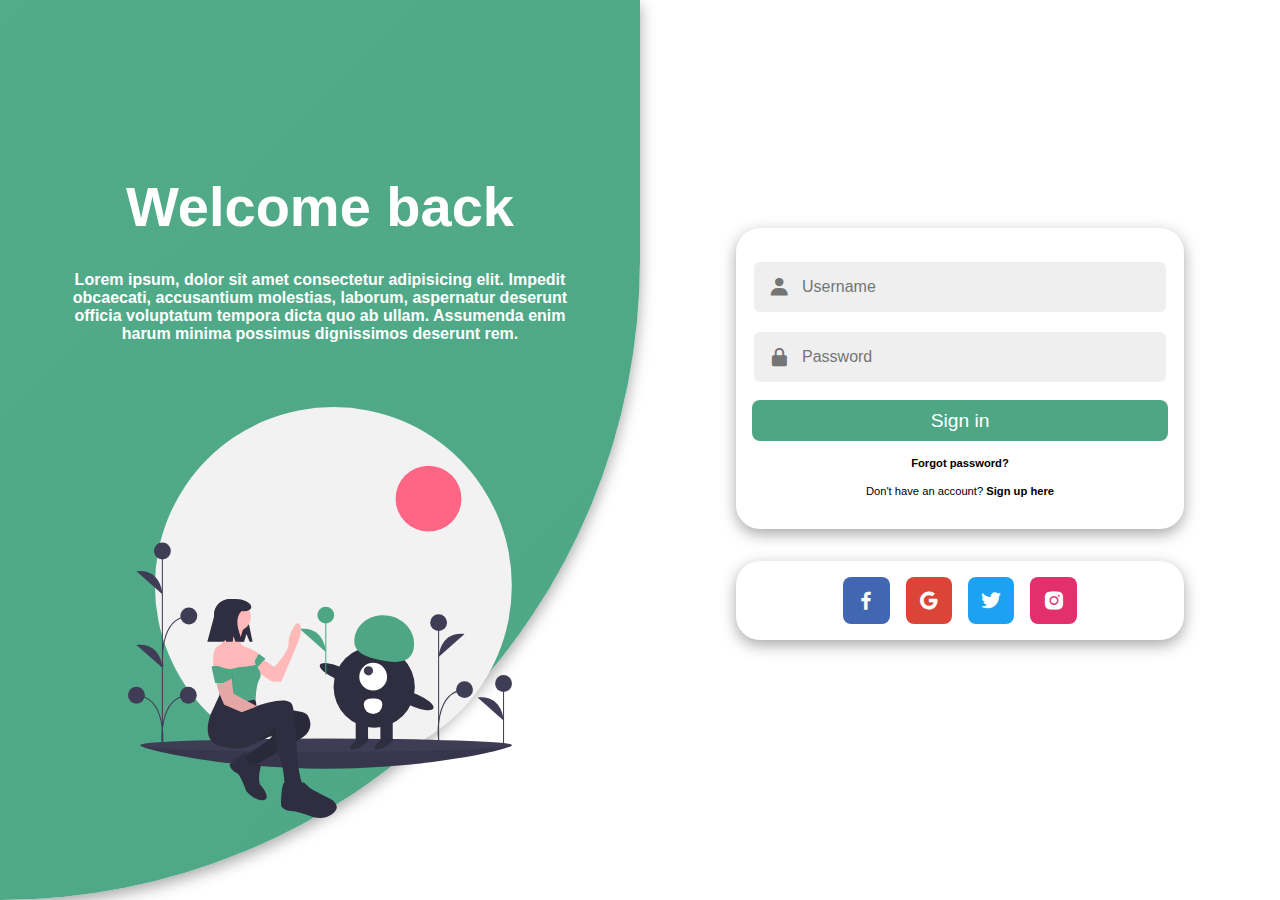
<file: Login_Form/index.html>
<!DOCTYPE html>
<html lang="en">

<head>
	<meta charset="UTF-8">
	<meta name="viewport" content="width=device-width, initial-scale=1.0">
	<link href='https://unpkg.com/boxicons@2.0.7/css/boxicons.min.css' rel='stylesheet'>
	<link rel="stylesheet" href="style.css">
	<title>
		Animated login signup
	</title>
</head>

<body>
	<div id="container" class="container">
		<!-- FORM SECTION -->
		<div class="row">
			<!-- SIGN UP -->
			<div class="col align-items-center flex-col sign-up">
				<div class="form-wrapper align-items-center">
					<div class="form sign-up">
						<div class="input-group">
							<i class='bx bxs-user'></i>
							<input type="text" placeholder="Username">
						</div>
						<div class="input-group">
							<i class='bx bx-mail-send'></i>
							<input type="email" placeholder="Email">
						</div>
						<div class="input-group">
							<i class='bx bxs-lock-alt'></i>
							<input type="password" placeholder="Password">
						</div>
						<div class="input-group">
							<i class='bx bxs-lock-alt'></i>
							<input type="password" placeholder="Confirm password">
						</div>
						<button>
							Sign up
						</button>
						<p>
							<span>
								Already have an account?
							</span>
							<b onclick="toggle()" class="pointer">
								Sign in here
							</b>
						</p>
					</div>
				</div>
				<div class="form-wrapper">
					<div class="social-list align-items-center sign-up">
						<div class="align-items-center facebook-bg">
							<i class='bx bxl-facebook'></i>
						</div>
						<div class="align-items-center google-bg">
							<i class='bx bxl-google'></i>
						</div>
						<div class="align-items-center twitter-bg">
							<i class='bx bxl-twitter'></i>
						</div>
						<div class="align-items-center insta-bg">
							<i class='bx bxl-instagram-alt'></i>
						</div>
					</div>
				</div>
			</div>
			<!-- END SIGN UP -->
			<!-- SIGN IN -->
			<div class="col align-items-center flex-col sign-in">
				<div class="form-wrapper align-items-center">
					<div class="form sign-in">
						<div class="input-group">
							<i class='bx bxs-user'></i>
							<input type="text" placeholder="Username">
						</div>
						<div class="input-group">
							<i class='bx bxs-lock-alt'></i>
							<input type="password" placeholder="Password">
						</div>
						<button>
							Sign in
						</button>
						<p>
							<b>
								Forgot password?
							</b>
						</p>
						<p>
							<span>
								Don't have an account?
							</span>
							<b onclick="toggle()" class="pointer">
								Sign up here
							</b>
						</p>
					</div>
				</div>
				<div class="form-wrapper">
					<div class="social-list align-items-center sign-in">
						<div class="align-items-center facebook-bg">
							<i class='bx bxl-facebook'></i>
						</div>
						<div class="align-items-center google-bg">
							<i class='bx bxl-google'></i>
						</div>
						<div class="align-items-center twitter-bg">
							<i class='bx bxl-twitter'></i>
						</div>
						<div class="align-items-center insta-bg">
							<i class='bx bxl-instagram-alt'></i>
						</div>
					</div>
				</div>
			</div>
			<!-- END SIGN IN -->
		</div>
		<!-- END FORM SECTION -->
		<!-- CONTENT SECTION -->
		<div class="row content-row">
			<!-- SIGN IN CONTENT -->
			<div class="col align-items-center flex-col">
				<div class="text sign-in">
					<h2>
						Welcome back
					</h2>
					<p>
						Lorem ipsum, dolor sit amet consectetur adipisicing elit. Impedit obcaecati, accusantium
						molestias, laborum, aspernatur deserunt officia voluptatum tempora dicta quo ab ullam. Assumenda
						enim harum minima possimus dignissimos deserunt rem.
					</p>
				</div>
				<div class="img sign-in">
					<img src="assets/undraw_different_love_a3rg.svg" alt="welcome">
				</div>
			</div>
			<!-- END SIGN IN CONTENT -->
			<!-- SIGN UP CONTENT -->
			<div class="col align-items-center flex-col">
				<div class="img sign-up">
					<img src="assets/undraw_creative_team_r90h.svg" alt="welcome">
				</div>
				<div class="text sign-up">
					<h2>
						Join with us
					</h2>
					<p>
						Lorem ipsum, dolor sit amet consectetur adipisicing elit. Impedit obcaecati, accusantium
						molestias, laborum, aspernatur deserunt officia voluptatum tempora dicta quo ab ullam. Assumenda
						enim harum minima possimus dignissimos deserunt rem.
					</p>
				</div>
			</div>
			<!-- END SIGN UP CONTENT -->
		</div>
		<!-- END CONTENT SECTION -->
	</div>

	<script src="index.js"></script>
</body>

</html>
</file>
<file: Login_Form/style.css>
:root {
    --primary-color: #4EA685;
    --secondary-color: #57B894;
    --black: #000000;
    --white: #ffffff;
    --gray: #efefef;
    --gray-2: #757575;

    --facebook-color: #4267B2;
    --google-color: #DB4437;
    --twitter-color: #1DA1F2;
    --insta-color: #E1306C;
}

@import url('https://fonts.googleapis.com/css2?family=Poppins:wght@200;300;400;500;600&display=swap');

* {
    font-family: 'Poppins', sans-serif;
    margin: 0;
    padding: 0;
    box-sizing: border-box;
}

html,
body {
    height: 100vh;
    overflow: hidden;
}

.container {
    position: relative;
    min-height: 100vh;
    overflow: hidden;
}

.row {
    display: flex;
    flex-wrap: wrap;
    height: 100vh;
}

.col {
    width: 50%;
}

.align-items-center {
    display: flex;
    align-items: center;
    justify-content: center;
    text-align: center;
}

.form-wrapper {
    width: 100%;
    max-width: 28rem;
}

.form {
    padding: 1rem;
    background-color: var(--white);
    border-radius: 1.5rem;
    width: 100%;
    box-shadow: rgba(0, 0, 0, 0.35) 0px 5px 15px;
    transform: scale(0);
    transition: .5s ease-in-out;
    transition-delay: 1s;
}

.input-group {
    position: relative;
    width: 100%;
    margin: 1rem 0;
}

.input-group i {
    position: absolute;
    top: 50%;
    left: 1rem;
    transform: translateY(-50%);
    font-size: 1.4rem;
    color: var(--gray-2);
}

.input-group input {
    width: 100%;
    padding: 1rem 3rem;
    font-size: 1rem;
    background-color: var(--gray);
    border-radius: .5rem;
    border: 0.125rem solid var(--white);
    outline: none;
}

.input-group input:focus {
    border: 0.125rem solid var(--primary-color);
}

.form button {
    cursor: pointer;
    width: 100%;
    padding: .6rem 0;
    border-radius: .5rem;
    border: none;
    background-color: var(--primary-color);
    color: var(--white);
    font-size: 1.2rem;
    outline: none;
}

.form p {
    margin: 1rem 0;
    font-size: .7rem;
}

.flex-col {
    flex-direction: column;
}

.social-list {
    margin: 2rem 0;
    padding: 1rem;
    border-radius: 1.5rem;
    width: 100%;
    box-shadow: rgba(0, 0, 0, 0.35) 0px 5px 15px;
    transform: scale(0);
    transition: .5s ease-in-out;
    transition-delay: 1.2s;
}

.social-list>div {
    color: var(--white);
    margin: 0 .5rem;
    padding: .7rem;
    cursor: pointer;
    border-radius: .5rem;
    cursor: pointer;
    transform: scale(0);
    transition: .5s ease-in-out;
}

.social-list>div:nth-child(1) {
    transition-delay: 1.4s;
}

.social-list>div:nth-child(2) {
    transition-delay: 1.6s;
}

.social-list>div:nth-child(3) {
    transition-delay: 1.8s;
}

.social-list>div:nth-child(4) {
    transition-delay: 2s;
}

.social-list>div>i {
    font-size: 1.5rem;
    transition: .4s ease-in-out;
}

.social-list>div:hover i {
    transform: scale(1.5);
}

.facebook-bg {
    background-color: var(--facebook-color);
}

.google-bg {
    background-color: var(--google-color);
}

.twitter-bg {
    background-color: var(--twitter-color);
}

.insta-bg {
    background-color: var(--insta-color);
}

.pointer {
    cursor: pointer;
}

.container.sign-in .form.sign-in,
.container.sign-in .social-list.sign-in,
.container.sign-in .social-list.sign-in>div,
.container.sign-up .form.sign-up,
.container.sign-up .social-list.sign-up,
.container.sign-up .social-list.sign-up>div {
    transform: scale(1);
}

.content-row {
    position: absolute;
    top: 0;
    left: 0;
    pointer-events: none;
    z-index: 6;
    width: 100%;
}

.text {
    margin: 4rem;
    color: var(--white);
}

.text h2 {
    font-size: 3.5rem;
    font-weight: 800;
    margin: 2rem 0;
    transition: 1s ease-in-out;
}

.text p {
    font-weight: 600;
    transition: 1s ease-in-out;
    transition-delay: .2s;
}

.img img {
    width: 30vw;
    transition: 1s ease-in-out;
    transition-delay: .4s;
}

.text.sign-in h2,
.text.sign-in p,
.img.sign-in img {
    transform: translateX(-250%);
}

.text.sign-up h2,
.text.sign-up p,
.img.sign-up img {
    transform: translateX(250%);
}

.container.sign-in .text.sign-in h2,
.container.sign-in .text.sign-in p,
.container.sign-in .img.sign-in img,
.container.sign-up .text.sign-up h2,
.container.sign-up .text.sign-up p,
.container.sign-up .img.sign-up img {
    transform: translateX(0);
}

/* BACKGROUND */

.container::before {
    content: "";
    position: absolute;
    top: 0;
    right: 0;
    height: 100vh;
    width: 300vw;
    transform: translate(35%, 0);
    background-image: linear-gradient(-45deg, var(--primary-color) 0%, var(--secondary-color) 100%);
    transition: 1s ease-in-out;
    z-index: 6;
    box-shadow: rgba(0, 0, 0, 0.35) 0px 5px 15px;
    border-bottom-right-radius: max(50vw, 50vh);
    border-top-left-radius: max(50vw, 50vh);
}

.container.sign-in::before {
    transform: translate(0, 0);
    right: 50%;
}

.container.sign-up::before {
    transform: translate(100%, 0);
    right: 50%;
}

/* RESPONSIVE */

@media only screen and (max-width: 425px) {

    .container::before,
    .container.sign-in::before,
    .container.sign-up::before {
        height: 100vh;
        border-bottom-right-radius: 0;
        border-top-left-radius: 0;
        z-index: 0;
        transform: none;
        right: 0;
    }

    /* .container.sign-in .col.sign-up {
        transform: translateY(100%);
    } */

    .container.sign-in .col.sign-in,
    .container.sign-up .col.sign-up {
        transform: translateY(0);
    }

    .content-row {
        align-items: flex-start !important;
    }

    .content-row .col {
        transform: translateY(0);
        background-color: unset;
    }

    .col {
        width: 100%;
        position: absolute;
        padding: 2rem;
        background-color: var(--white);
        border-top-left-radius: 2rem;
        border-top-right-radius: 2rem;
        transform: translateY(100%);
        transition: 1s ease-in-out;
    }

    .row {
        align-items: flex-end;
        justify-content: flex-end;
    }

    .form,
    .social-list {
        box-shadow: none;
        margin: 0;
        padding: 0;
    }

    .text {
        margin: 0;
    }

    .text p {
        display: none;
    }

    .text h2 {
        margin: .5rem;
        font-size: 2rem;
    }
}
</file>
